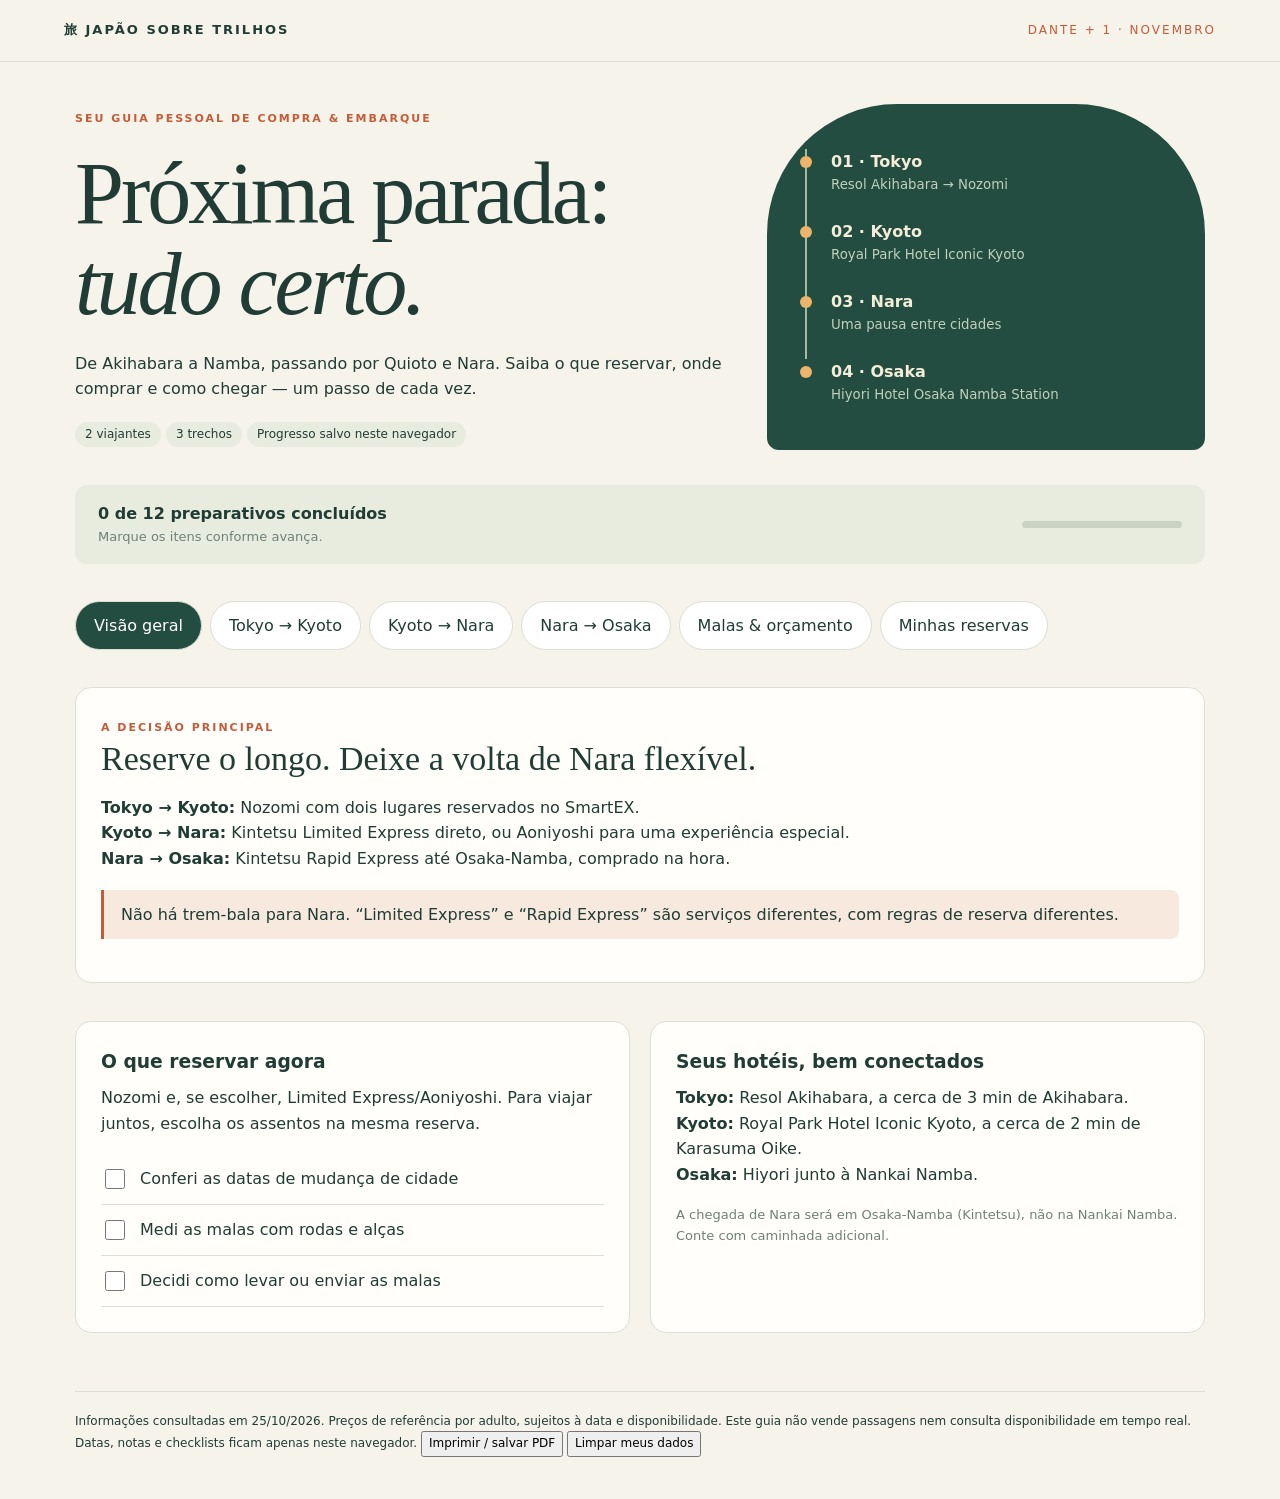
<file: Japan/guia-trens-japao.html>
<!doctype html><html lang="pt-BR"><meta charset="utf-8"><meta name="viewport" content="width=device-width,initial-scale=1"><title>Japão sobre trilhos · Dante</title><style>
:root{--bg:#f6f3eb;--ink:#203c35;--green:#234d40;--orange:#c65b38;--line:#dbdfd4}*{box-sizing:border-box}body{margin:0;background:var(--bg);color:var(--ink);font:16px/1.6 system-ui,sans-serif}button,input,select,textarea{font:inherit}button,a,input,select,textarea{accent-color:var(--green)}button{cursor:pointer}header{padding:20px 5%;border-bottom:1px solid var(--line);display:flex;justify-content:space-between;align-items:center}.brand{font-weight:800;letter-spacing:2px;font-size:13px}.tag{font-size:12px;letter-spacing:2px;color:var(--orange)}main{max-width:1180px;margin:auto;padding:42px 25px}h1{font:clamp(46px,7vw,88px)/1.03 Georgia,serif;letter-spacing:-3px;max-width:750px;margin:20px 0}h2{font:34px/1.2 Georgia,serif;margin:0 0 15px}h3{margin:0 0 8px}p{margin:8px 0 18px}.hero{display:grid;grid-template-columns:1.5fr 1fr;gap:35px;padding-bottom:35px}.routeart{background:var(--green);border-radius:130px 130px 12px 12px;color:#f4edd9;padding:45px 38px;align-self:center}.stop{border-left:2px solid #a5b8a3;padding:0 0 23px 24px;position:relative}.stop:before{content:'';position:absolute;left:-7px;top:7px;width:12px;height:12px;border-radius:50%;background:#edb56c}.stop:last-child{padding-bottom:0;border-color:transparent}.stop small{display:block;color:#c1d0bc}.bar{display:flex;justify-content:space-between;gap:15px;align-items:center;background:#e8ecdf;padding:16px 23px;border-radius:12px}.progress{width:160px;height:7px;background:#cbd3c4;border-radius:9px;overflow:hidden}.progress i{display:block;background:var(--orange);height:100%;width:0}nav{display:flex;gap:8px;overflow:auto;margin:25px 0;position:sticky;top:0;background:var(--bg);padding:12px 0;z-index:4}nav button,.btn{border:1px solid var(--line);background:white;border-radius:30px;padding:11px 18px;text-decoration:none;color:var(--ink);white-space:nowrap}nav button.active,.primary{background:var(--green);color:white}section{display:none}section.active{display:block}.grid{display:grid;grid-template-columns:1fr 1fr;gap:20px}.card{background:#fffefb;border:1px solid var(--line);border-radius:16px;padding:25px;margin-bottom:18px}.wide{grid-column:1/-1}.eyebrow{font-size:11px;letter-spacing:2px;text-transform:uppercase;color:var(--orange);font-weight:800}.pill{display:inline-block;padding:3px 10px;background:#e8ecdf;border-radius:20px;font-size:12px}.notice{border-left:3px solid var(--orange);padding:12px 17px;background:#f8e9de;border-radius:0 8px 8px 0;margin:18px 0}.step{display:flex;gap:15px;border-bottom:1px solid var(--line);padding:17px 0}.num{background:#e8ecdf;min-width:32px;height:32px;text-align:center;border-radius:50%;font-weight:800}.step p{margin:4px 0;font-size:14px}.check{display:flex;gap:12px;padding:12px 0;border-bottom:1px solid var(--line);cursor:pointer}.check input{width:20px;height:20px;flex-shrink:0}.check:has(input:checked){color:#788579;text-decoration:line-through}input:not([type=checkbox]),select,textarea{width:100%;padding:10px;border:1px solid var(--line);border-radius:8px;background:white;color:var(--ink)}label.field{display:block;font-size:13px;margin:12px 0}details{border-bottom:1px solid var(--line);padding:15px 0}summary{font-weight:650;cursor:pointer}details p{font-size:14px;margin-top:12px}a{color:var(--green)}.links{display:flex;gap:10px;flex-wrap:wrap;margin-top:20px}.seat{border:1px solid var(--line);padding:10px 16px;background:#e8ecdf;border-radius:7px}.seats{display:flex;gap:7px;justify-content:center;margin:20px 0}.gap{width:20px}.chosen{background:var(--green);color:white}.muted{color:#718076;font-size:13px}footer{margin-top:40px;border-top:1px solid var(--line);padding-top:20px;font-size:12px}.budget{font:40px Georgia,serif}button:hover,.btn:hover{filter:brightness(.94)}@media(max-width:700px){.hero,.grid{grid-template-columns:1fr}.routeart{border-radius:20px;padding:25px}.hero{gap:15px}h1{letter-spacing:-2px}.bar{flex-wrap:wrap}main{padding:25px 18px}.card{padding:20px}header{padding:15px 18px}.progress{width:100px}}@media print{section{display:block!important}nav,button,.links{display:none}.hero{display:block}.routeart{display:none}.card{break-inside:avoid}body{font-size:12px}}
</style><header><span class="brand">旅 JAPÃO SOBRE TRILHOS</span><span class="tag">DANTE + 1 · NOVEMBRO</span></header><main><div class="hero"><div><span class="eyebrow">Seu guia pessoal de compra & embarque</span><h1>Próxima parada:<br><em>tudo certo.</em></h1><p>De Akihabara a Namba, passando por Quioto e Nara. Saiba o que reservar, onde comprar e como chegar — um passo de cada vez.</p><span class="pill">2 viajantes</span> <span class="pill">3 trechos</span> <span class="pill">Progresso salvo neste navegador</span></div><div class="routeart"><div class="stop"><strong>01 · Tokyo</strong><small>Resol Akihabara → Nozomi</small></div><div class="stop"><strong>02 · Kyoto</strong><small>Royal Park Hotel Iconic Kyoto</small></div><div class="stop"><strong>03 · Nara</strong><small>Uma pausa entre cidades</small></div><div class="stop"><strong>04 · Osaka</strong><small>Hiyori Hotel Osaka Namba Station</small></div></div></div><div class="bar"><div><strong id="count">0 de 12 preparativos concluídos</strong><div class="muted">Marque os itens conforme avança.</div></div><div class="progress"><i id="fill"></i></div></div><nav id="nav"></nav><div id="panels"></div><footer>Informações consultadas em 25/10/2026. Preços de referência por adulto, sujeitos à data e disponibilidade. Este guia não vende passagens nem consulta disponibilidade em tempo real. Datas, notas e checklists ficam apenas neste navegador. <button id="print">Imprimir / salvar PDF</button> <button id="reset">Limpar meus dados</button></footer></main><script>
const tabs=['Visão geral','Tokyo → Kyoto','Kyoto → Nara','Nara → Osaka','Malas & orçamento','Minhas reservas'];
const sources={smart:'https://smart-ex.jp/en/',kint:'https://www.kintetsu.co.jp/foreign/english/',aoni:'https://www.kintetsu.co.jp/foreign/english/aoniyoshi/'};
let saved={};try{saved=JSON.parse(localStorage.getItem('rail-dante-v1')||'{}')}catch(e){}function persist(){localStorage.setItem('rail-dante-v1',JSON.stringify(saved))}
const link=(url,text)=>`<a class="btn" href="${url}" target="_blank" rel="noopener">${text} ↗</a>`;
const checks=(prefix,arr)=>arr.map((t,i)=>`<label class="check"><input type="checkbox" data-save="${prefix+i}"><span>${t}</span></label>`).join('');
const steps=arr=>arr.map((a,i)=>`<div class="step"><span class="num">${i+1}</span><div><strong>${a[0]}</strong><p>${a[1]}</p></div></div>`).join('');
const map=(from,to)=>link('https://www.google.com/maps/dir/?api=1&origin='+encodeURIComponent(from)+'&destination='+encodeURIComponent(to)+'&travelmode=transit','Abrir rota no Maps');
const sections=[
`<div class="grid"><div class="card wide"><span class="eyebrow">A decisão principal</span><h2>Reserve o longo. Deixe a volta de Nara flexível.</h2><p><strong>Tokyo → Kyoto:</strong> Nozomi com dois lugares reservados no SmartEX.<br><strong>Kyoto → Nara:</strong> Kintetsu Limited Express direto, ou Aoniyoshi para uma experiência especial.<br><strong>Nara → Osaka:</strong> Kintetsu Rapid Express até Osaka-Namba, comprado na hora.</p><div class="notice">Não há trem-bala para Nara. “Limited Express” e “Rapid Express” são serviços diferentes, com regras de reserva diferentes.</div></div><div class="card"><h3>O que reservar agora</h3><p>Nozomi e, se escolher, Limited Express/Aoniyoshi. Para viajar juntos, escolha os assentos na mesma reserva.</p>${checks('g',['Conferi as datas de mudança de cidade','Medi as malas com rodas e alças','Decidi como levar ou enviar as malas'])}</div><div class="card"><h3>Seus hotéis, bem conectados</h3><p><strong>Tokyo:</strong> Resol Akihabara, a cerca de 3 min de Akihabara.<br><strong>Kyoto:</strong> Royal Park Hotel Iconic Kyoto, a cerca de 2 min de Karasuma Oike.<br><strong>Osaka:</strong> Hiyori junto à Nankai Namba.</p><p class="muted">A chegada de Nara será em Osaka-Namba (Kintetsu), não na Nankai Namba. Conte com caminhada adicional.</p></div></div>`,
`<div class="grid"><div class="card"><span class="eyebrow">01 · A reserva principal</span><h2>Tokyo → Kyoto</h2><p><span class="pill">Nozomi</span> <span class="pill">≈ 2h10–2h20</span></p><p>Classe <strong>Ordinary Car · Reserved Seat</strong>. Referência: <strong>¥13.970 por pessoa</strong> em período normal; confirme o total na data escolhida.</p>${steps([['Abra o SmartEX e crie a conta','Cadastre o cartão. Se a autenticação do banco falhar, confira o 3D Secure ou tente outro cartão.'],['Busque Tokyo → Kyoto','Selecione One-way, data, horário do Japão e 2 adultos. Não compre até Shin-Osaka.'],['Escolha Nozomi e assentos reservados','Compare tarifa comum e Hayatoku, quando disponível. Leia alterações e cancelamento da oferta antes de pagar.'],['Selecione os dois lugares','D + E na mesma fileira formam a dupla na classe comum. E é a janela do lado do Monte Fuji. Se precisar de espaço para mala grande, selecione essa modalidade antes.'],['Revise e pague','Confira data, estação, passageiros, trem, lugares, bagagem e total em ienes. SmartEX já inclui tarifa básica + suplemento do Shinkansen.'],['Prepare o embarque','Abra os QR tickets: cada passageiro precisa do seu. Distribua os códigos e guarde a confirmação. Se usar IC vinculado, cada pessoa precisa do próprio cartão.']])}<div class="links">${link(sources.smart,'Comprar no SmartEX')}</div></div><div><div class="card"><h3>Do hotel à plataforma</h3><p>Resol → caminhada até <strong>Akihabara</strong> → JR Yamanote ou Keihin-Tohoku, sentido Tokyo/Shinagawa → <strong>Tokyo Station</strong> → placas “Tokaido Shinkansen”.</p><div class="notice">Saia do hotel cerca de <strong>50–60 min antes</strong> do Nozomi. É uma margem de planejamento para malas, espera e orientação, não o tempo do trem local.</div>${map('Hotel Resol Akihabara','Tokyo Station')}<h3 style="margin-top:25px">Na chegada a Quioto</h3><p>Kyoto Station → metrô Karasuma sentido <strong>Kokusaikaikan</strong> → <strong>Karasuma Oike</strong> → hotel. A saída 1 fica próxima; com malas, siga a sinalização dos elevadores.</p>${map('Kyoto Station','The Royal Park Hotel Iconic Kyoto')}</div><div class="card"><h3>A dupla ideal</h3><div class="seats"><span class="seat">A</span><span class="seat">B</span><span class="seat">C</span><span class="gap"></span><span class="seat chosen">D</span><span class="seat chosen">E</span></div><p class="muted">Diagrama ilustrativo da classe comum. E = janela do Fuji. Escolha viagem diurna; a visibilidade depende do clima.</p>${checks('t',['Confirmei Tokyo → Kyoto e a data','Reservei dois lugares juntos e a bagagem correta','Guardei os dois QR tickets e o número da reserva'])}</div><div class="card"><details><summary>E se eu precisar mudar?</summary><p>A tarifa comum permite alterações antes de entrar na área do Shinkansen ou retirar bilhete, e antes da partida, conforme as regras do serviço. Diferenças de tarifa são cobradas. Cancelamento e promoções têm condições próprias. Faça a alteração antes do horário original.</p></details><details><summary>Suica paga esse trem automaticamente?</summary><p>Não basta ter saldo. O bilhete do Shinkansen precisa ser comprado; é possível vincular um cartão IC compatível à reserva. Para uma viagem, usar os QR tickets costuma ser simples.</p></details></div></div></div>`,
`<div class="grid"><div class="card"><span class="eyebrow">02 · Para o parque dos cervos</span><h2>Kyoto → Kintetsu-Nara</h2><p><strong>Limited Express direto · cerca de 35 min · ¥1.280/adulto</strong>, como referência: ¥760 de tarifa básica + ¥520 de suplemento.</p>${steps([['Vá de Karasuma Oike a Kyoto Station','Metrô Karasuma sentido Takeda. Em Kyoto, siga para a área da Kintetsu, separada do Shinkansen e dos trens JR.'],['Escolha o horário e a modalidade','No site Kintetsu, busque Kyoto → Kintetsu-Nara. Prefira serviço direto; alguns resultados exigem troca em Yamato-Saidaiji.'],['Reserve o Limited Express','Todos os assentos são reservados. Na compra online, confira se o valor é apenas o suplemento.'],['Pague também a tarifa básica','Use Suica/ICOCA compatível nas catracas ou compre o bilhete básico. Tenha a confirmação do suplemento para comprovar seu trem e lugar.']])}<div class="links">${link(sources.kint,'Abrir Kintetsu')}</div>${checks('k',['Escolhi serviço direto e horário','Conferi se comprei suplemento ou passagem completa','Planejei o pagamento da tarifa básica'])}</div><div><div class="card"><span class="eyebrow">Uma pequena experiência especial</span><h3>Aoniyoshi</h3><p>Trem turístico com poltronas Twin e ambiente elegante. Para dois viajantes usando a dupla: <strong>¥1.490 por pessoa no total</strong> entre Kyoto e Kintetsu-Nara.</p><p>Horários publicados de saída de Kyoto: <strong>10:55, 12:55 e 14:55</strong>, além de uma saída no fim da tarde. Confirme a data e disponibilidade no site. Normalmente não circula às quintas.</p><div class="notice">Não é trem-bala. O atrativo é o conforto e o ambiente; reserve se o horário combinar com o passeio.</div>${link(sources.aoni,'Conhecer e reservar Aoniyoshi')}</div><div class="card"><h3>Por que Kintetsu-Nara?</h3><p>É mais conveniente para começar o passeio na região do parque do que JR Nara. São estações diferentes: use o nome completo na busca.</p>${map('The Royal Park Hotel Iconic Kyoto','Kintetsu-Nara Station')}</div></div></div>`,
`<div class="grid"><div class="card"><span class="eyebrow">03 · Chegada a Namba</span><h2>Nara → Osaka</h2><p><strong>Kintetsu Rapid Express → Osaka-Namba</strong><br>Aproximadamente 40 min · referência ¥680/adulto.</p>${steps([['Volte para Kintetsu-Nara','Se deixou bagagem em locker, reserve tempo para buscá-la antes.'],['Procure Rapid Express com parada em Osaka-Namba','O destino final do trem pode ser além de Namba. Confira no painel se ele para em Osaka-Namba. Rapid Express comum não exige reserva de lugar.'],['Use Suica/ICOCA ou bilhete básico','Não precisa comprar suplemento de Limited Express para o Rapid Express comum. Vocês podem viajar em pé se estiver cheio.'],['Desça em Osaka-Namba e caminhe até o Hiyori','Siga em direção à área da Nankai Namba e ao endereço do seu prédio: MOMIJI ou SAKURA. Reserve aproximadamente 10–15 min de caminhada, conforme a saída.']])}<div class="links">${map('Kintetsu-Nara Station','Hiyori Hotel Osaka Namba Station')}</div>${checks('o',['Separei saldo ou bilhete para Namba','Conferi o prédio do Hiyori na reserva','Salvei a rota de Osaka-Namba até o hotel'])}</div><div><div class="card"><h3>Três nomes, lugares diferentes</h3><p><strong>Osaka-Namba:</strong> sua chegada com a Kintetsu.<br><strong>Nankai Namba:</strong> fica junto ao Hiyori.<br><strong>Osaka Station:</strong> fica em Umeda, outra região.</p><div class="notice">Para este hotel, escolha <strong>Osaka-Namba</strong> na viagem saindo de Nara.</div></div><div class="card"><h3>Precisa reservar?</h3><p>Para o Rapid Express comum, não. Eu manteria a saída flexível. Se quiser lugar garantido, verifique um Limited Express disponível para seu horário; aí há suplemento e reserva específicos.</p></div></div></div>`,
`<div class="grid"><div class="card"><span class="eyebrow">Antes de reservar o Nozomi</span><h2>Sua mala precisa de espaço?</h2><p>Informe as medidas externas em centímetros, incluindo rodas e alças.</p><div class="grid">${['Altura','Largura','Profundidade'].map((x,i)=>`<label class="field">${x}<input id="bag${i}" type="number" min="0" max="300" placeholder="cm"></label>`).join('')}</div><div class="notice" id="bagresult" aria-live="polite">Preencha as três medidas para conferir.</div><p class="muted">No Shinkansen: até 160 cm de soma não exige reserva especial. Acima de 160 até 250 cm, reserve “Seat with oversized baggage area”, sem acréscimo sobre o assento reservado. Acima de 250 cm, ou comprimento superior a 200 cm, não embarca. Limite de peso: 30 kg por peça; até 2 peças, além de pequenos itens pessoais.</p><a href="https://global.jr-central.co.jp/en/info/oversized-baggage/" target="_blank" rel="noopener">Regras oficiais de bagagem ↗</a></div><div class="card"><h2>Passeio sem malas</h2><p>Para Kyoto → Nara → Osaka, combine envio de bagagem com os hotéis. <strong>Não conte com entrega no mesmo dia</strong> sem confirmação: pode ser necessário despachar no dia anterior.</p><p>Leve uma mochila com documentos, remédios, carregadores e uma troca de roupa. Como alternativa, use guarda-volumes em Nara; lockers grandes podem estar ocupados.</p><p class="muted">Pergunta útil na recepção: “Could you arrange luggage delivery to Hiyori Hotel Osaka Namba Station and confirm the arrival date?”</p></div><div class="card wide"><span class="eyebrow">Simulador · valores editáveis</span><h2>Quanto separar para os trens</h2><p>Estimativa para os trechos principais; metrô, acesso a Tokyo Station, envio de malas e taxas do cartão ficam fora.</p><div class="grid"><label class="field">Tokyo → Kyoto · ¥ por pessoa<input type="number" id="fare" data-save="fare" value="13970" min="0"></label><label class="field">Kyoto → Nara<select id="narafare" data-save="narafare"><option value="1280">Limited Express · ¥1.280</option><option value="1490">Aoniyoshi · ¥1.490</option></select></label><label class="field">Pessoas<input id="people" data-save="people" type="number" min="1" max="10" value="2"></label><label class="field">Câmbio manual · ¥ para €1<input id="rate" data-save="rate" type="number" min="1" value="170"></label></div><div class="budget" id="total" aria-live="polite"></div><p class="muted">Inclui ¥680/pessoa para Nara → Osaka-Namba. Câmbio inicial apenas ilustrativo, não cotação atual. Atualize com a taxa do seu cartão.</p></div></div>`,
`<div class="grid"><div class="card"><h2>Seu caderno de reservas</h2><p>Preencha depois de conferir a confirmação oficial. Estes dados não compram nem alteram bilhetes.</p>${['Tokyo → Kyoto','Kyoto → Nara','Nara → Osaka'].map((x,i)=>`<details ${i===0?'open':''}><summary>${x}</summary><label class="field">Data<input type="date" data-save="date${i}"></label><label class="field">Horário local do Japão<input type="time" data-save="time${i}"></label><label class="field">Trem, vagão e lugares<input data-save="train${i}" placeholder="Ex.: Nozomi, vagão…, D/E"></label><label class="field">Número da reserva<input data-save="ref${i}" placeholder="Opcional"></label><label class="field">Notas<textarea data-save="notes${i}" rows="3" placeholder="Bagagem, tarifa, lembretes…"></textarea></label></details>`).join('')}</div><div><div class="card"><h3>Última conferência antes de pagar</h3><p>✓ Dia e horário no Japão<br>✓ Estações com nomes exatos<br>✓ Dois adultos e assentos juntos<br>✓ Regra da mala e espaço reservado<br>✓ Tarifa básica + suplemento incluídos ou separados<br>✓ Total em ienes e regras da oferta<br>✓ Confirmação e bilhete de cada pessoa</p></div><div class="card"><h3>Fontes e links oficiais</h3><p>Consulte os horários e preços finais nos operadores.</p><p><a target="_blank" rel="noopener" href="${sources.smart}">SmartEX · compra do Shinkansen</a><br><a target="_blank" rel="noopener" href="${sources.kint}">Kintetsu · Kyoto, Nara e Namba</a><br><a target="_blank" rel="noopener" href="${sources.aoni}">Aoniyoshi · horários e tarifas</a><br><a target="_blank" rel="noopener" href="https://narashikanko.or.jp/en/access/">Turismo de Nara · acesso</a><br><a target="_blank" rel="noopener" href="https://www.resol-hotel.jp/akihabara/access/">Resol Akihabara · acesso</a><br><a target="_blank" rel="noopener" href="https://www.royalparkhotels.co.jp/en/ic/kyoto/about/access/">Royal Park Iconic Kyoto · acesso</a><br><a target="_blank" rel="noopener" href="https://namba.hiyori-hotel.jp/lang_en/">Hiyori Namba · acesso</a></p></div></div></div>`];
document.querySelector('#nav').innerHTML=tabs.map((x,i)=>`<button type="button" data-tab="${i}" aria-pressed="${i===0}">${x}</button>`).join('');document.querySelector('#panels').innerHTML=sections.map((x,i)=>`<section id="panel${i}" class="${i===0?'active':''}" aria-label="${tabs[i]}">${x}</section>`).join('');function tab(i){document.querySelectorAll('section').forEach((e,n)=>e.classList.toggle('active',n===i));document.querySelectorAll('[data-tab]').forEach((e,n)=>{e.classList.toggle('active',n===i);e.setAttribute('aria-pressed',n===i)});saved.tab=i;persist()}document.querySelectorAll('[data-tab]').forEach(e=>e.onclick=()=>tab(+e.dataset.tab));document.querySelectorAll('[data-save]').forEach(e=>{const k=e.dataset.save;if(saved[k]!==undefined){if(e.type==='checkbox')e.checked=saved[k];else e.value=saved[k]}e.addEventListener('input',()=>{saved[k]=e.type==='checkbox'?e.checked:e.value;persist();update()})});function update(){const boxes=[...document.querySelectorAll('input[type=checkbox]')],n=boxes.filter(e=>e.checked).length;document.querySelector('#count').textContent=`${n} de ${boxes.length} preparativos concluídos`;document.querySelector('#fill').style.width=(n/boxes.length*100)+'%';let t=(Number(document.querySelector('#fare').value)+Number(document.querySelector('#narafare').value)+680)*Number(document.querySelector('#people').value),r=Number(document.querySelector('#rate').value);document.querySelector('#total').textContent='¥'+t.toLocaleString('pt-BR')+(r>0?' ≈ €'+(t/r).toLocaleString('pt-BR',{maximumFractionDigits:2}):'')}
[0,1,2].forEach(i=>document.querySelector('#bag'+i).oninput=()=>{let vals=[0,1,2].map(j=>Number(document.querySelector('#bag'+j).value));let sum=vals.reduce((a,b)=>a+b,0);document.querySelector('#bagresult').textContent=vals.some(v=>v<=0)?'Preencha as três medidas com valores maiores que zero.':`${sum} cm no total. `+(sum>250||Math.max(...vals)>200?'Não pode embarcar no Shinkansen com estas dimensões.':sum>160?'Reserve assento com espaço para bagagem grande.':'Não exige reserva especial de bagagem; confira peso e acomodação.');});document.querySelector('#print').onclick=()=>window.print();document.querySelector('#reset').onclick=()=>{if(confirm('Apagar checklists, notas e reservas deste navegador?')){localStorage.removeItem('rail-dante-v1');location.reload()}};tab(Number(saved.tab)||0);update();
</script></html>
</file>
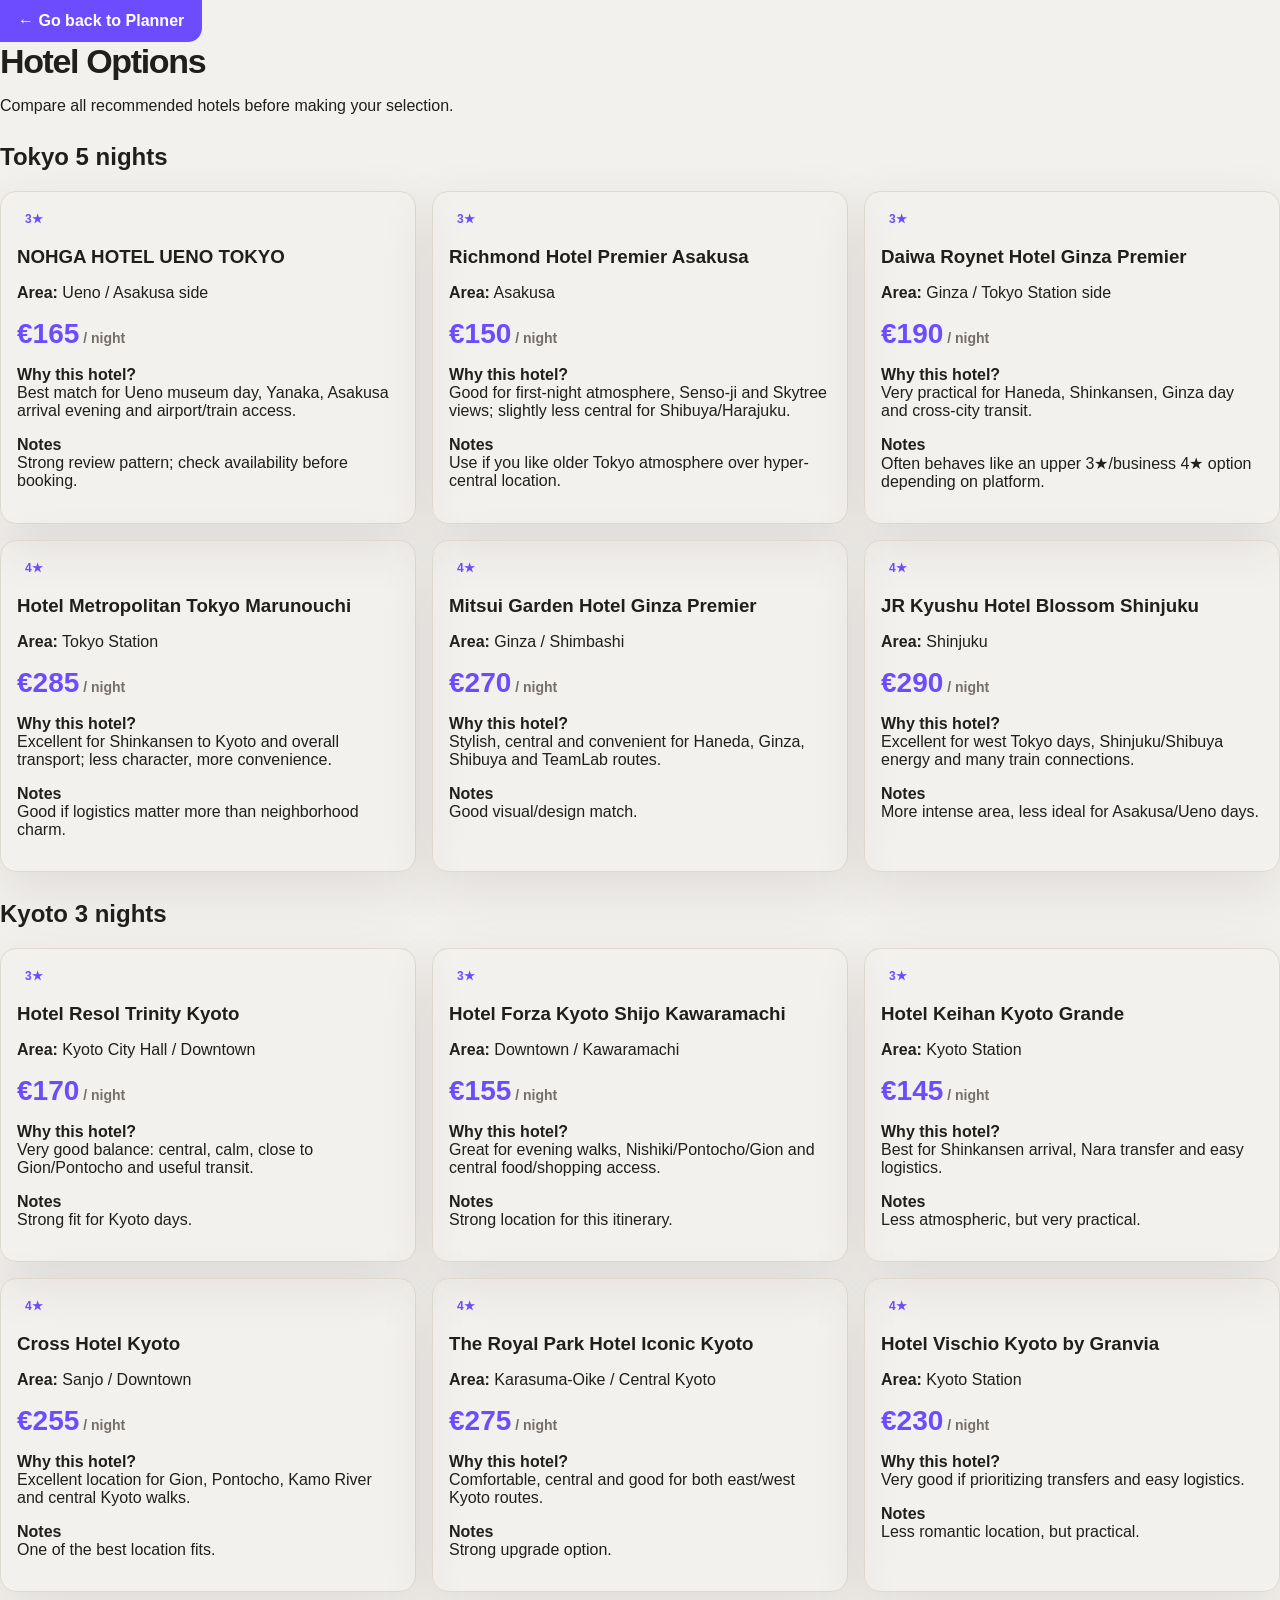
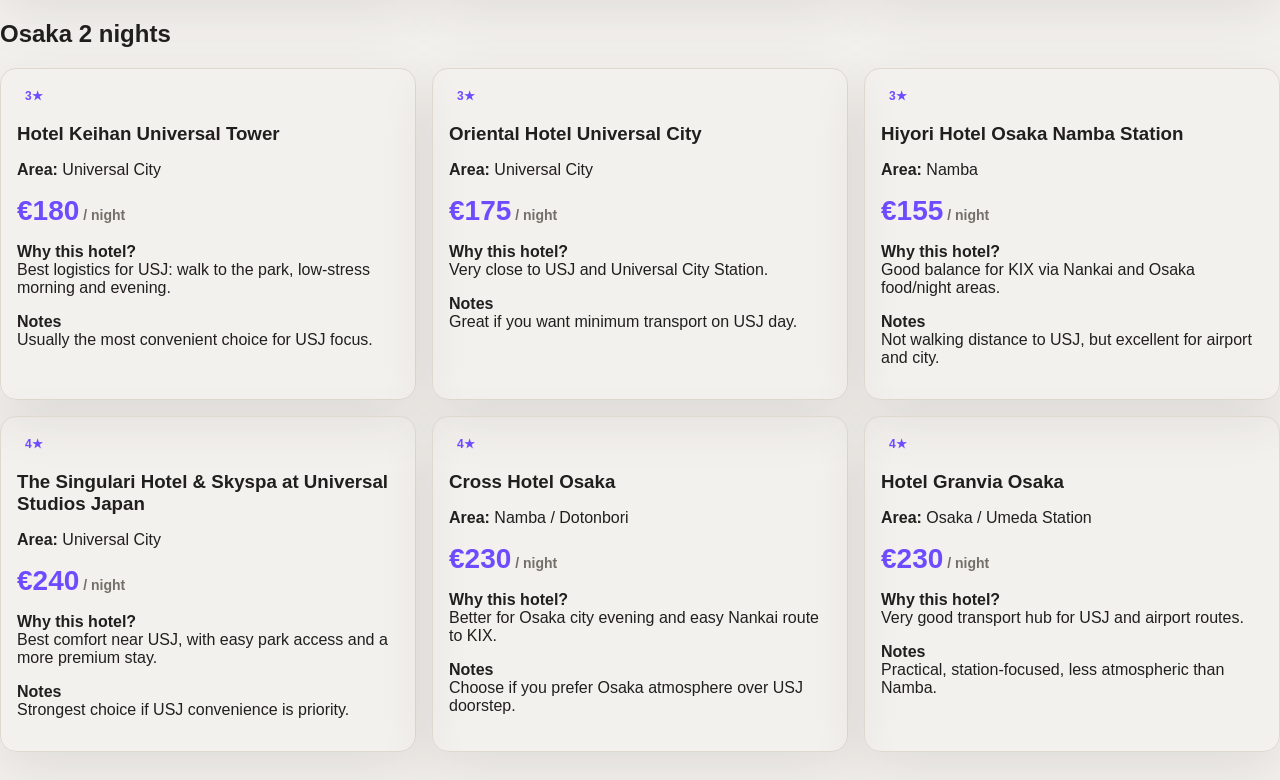
<file: Japan/hotels.html>
<!DOCTYPE html><html><head><meta charset="utf-8"><meta name="viewport" content="width=device-width,initial-scale=1"><title>Hotel Options</title><style>:root{
  --bg:#f3f1ee;--surface:#fffdfa;--surface-2:#f8f6f2;--text:#211f1d;
  --muted:#746f69;--line:#ded8cf;--accent:#6d4cff;--accent-soft:#eee9ff;
  --shadow:0 18px 55px rgba(45,35,25,.10);--radius:24px;
}
*{box-sizing:border-box}
html{scroll-behavior:smooth}
body{margin:0;font-family:Inter,-apple-system,BlinkMacSystemFont,"Segoe UI",sans-serif;background:var(--bg);color:var(--text)}
button{font:inherit}
.app-header{position:sticky;top:0;z-index:20;background:rgba(243,241,238,.88);backdrop-filter:blur(18px);border-bottom:1px solid rgba(222,216,207,.8)}
.header-inner,.app-shell{width:min(1180px,calc(100% - 32px));margin:auto}
.header-inner{min-height:88px;display:flex;align-items:center;justify-content:space-between;gap:20px}
.eyebrow{margin:0 0 3px;color:var(--accent);font-weight:900;font-size:12px;letter-spacing:.12em}
h1{margin:0;font-size:clamp(22px,4vw,34px);letter-spacing:-.04em}
.header-meta{margin:4px 0 0;color:var(--muted);font-size:13px}
.icon-button,.day-controls button{border:1px solid var(--line);background:var(--surface);border-radius:999px;padding:10px 14px;font-weight:800;cursor:pointer}
.icon-button:hover,.day-controls button:hover{border-color:var(--accent);color:var(--accent)}
.app-shell{padding:22px 0 48px}
.date-panel{background:var(--surface);border:1px solid var(--line);border-radius:var(--radius);box-shadow:var(--shadow);padding:18px;margin-bottom:18px}
.date-groups{display:flex;gap:22px;overflow-x:auto;padding-bottom:4px;scrollbar-width:thin}
.city-group{flex:0 0 auto}
.city-label{margin:0 0 9px;font-size:11px;font-weight:900;color:var(--muted);letter-spacing:.12em}
.city-dates{display:flex;gap:8px}
.date-button{width:68px;height:68px;border:1px solid var(--line);border-radius:18px;background:var(--surface-2);cursor:pointer;display:grid;place-items:center;transition:.2s ease}
.date-button:hover{transform:translateY(-2px);border-color:var(--accent)}
.date-button.active{background:var(--accent);color:white;border-color:var(--accent);box-shadow:0 10px 24px rgba(109,76,255,.28)}
.date-button .date-number{display:block;font-size:22px;font-weight:950;line-height:1}
.date-button .date-weekday{display:block;font-size:10px;text-transform:uppercase;margin-top:5px;opacity:.75;font-weight:800}
.day-view{animation:fadeIn .28s ease}
.day-hero{position:relative;min-height:420px;border-radius:30px;overflow:hidden;box-shadow:var(--shadow);background:#2a2540;margin-bottom:18px}
.day-hero img{width:100%;height:100%;position:absolute;inset:0;object-fit:cover}
.day-hero::after{content:"";position:absolute;inset:0;background:linear-gradient(90deg,rgba(15,12,23,.86),rgba(15,12,23,.30) 64%,rgba(15,12,23,.12))}
.hero-content{position:relative;z-index:1;max-width:680px;padding:clamp(28px,6vw,58px);color:white}
.hero-date{font-size:13px;font-weight:900;letter-spacing:.12em;text-transform:uppercase;opacity:.82}
.hero-city{display:inline-block;margin:18px 0 8px;background:rgba(255,255,255,.18);border:1px solid rgba(255,255,255,.28);border-radius:999px;padding:7px 11px;font-size:12px;font-weight:900}
.hero-content h2{font-size:clamp(32px,6vw,58px);line-height:.98;letter-spacing:-.055em;margin:8px 0 18px}
.hero-summary{font-size:16px;line-height:1.55;color:rgba(255,255,255,.84)}
.day-stats{display:grid;grid-template-columns:repeat(4,minmax(0,1fr));gap:10px;margin-top:24px}
.stat{background:rgba(255,255,255,.13);border:1px solid rgba(255,255,255,.2);border-radius:16px;padding:12px}
.stat span{display:block;font-size:10px;text-transform:uppercase;letter-spacing:.08em;opacity:.7}
.stat b{display:block;font-size:18px;margin-top:4px}
.section-title{display:flex;justify-content:space-between;align-items:end;margin:24px 2px 12px}
.section-title h3{margin:0;font-size:22px;letter-spacing:-.03em}.section-title span{color:var(--muted);font-size:13px}
.activity-list{display:grid;gap:14px}
.activity-card{display:grid;grid-template-columns:220px 1fr;background:var(--surface);border:1px solid var(--line);border-radius:22px;overflow:hidden;box-shadow:0 8px 28px rgba(45,35,25,.06)}
.activity-card img{width:100%;height:100%;min-height:210px;object-fit:cover;background:#ddd}
.activity-content{padding:20px}
.activity-top{display:flex;justify-content:space-between;gap:16px;align-items:start}
.activity-time{font-size:12px;font-weight:950;color:var(--accent);letter-spacing:.05em}
.activity-content h4{font-size:22px;letter-spacing:-.03em;margin:5px 0 9px}
.activity-content p{margin:0;color:var(--muted);line-height:1.55;font-size:14px}
.core-badge{font-size:10px;font-weight:900;background:var(--accent-soft);color:var(--accent);padding:6px 8px;border-radius:999px;white-space:nowrap}
.meta-row{display:flex;gap:7px;flex-wrap:wrap;margin-top:14px}.meta-row span{font-size:11px;background:var(--surface-2);border:1px solid var(--line);padding:6px 8px;border-radius:999px}
.tip,.transport{margin-top:12px;padding:12px;border-radius:14px;background:var(--surface-2);font-size:13px;line-height:1.5}.tip b,.transport b{color:var(--text)}
.day-controls{display:grid;grid-template-columns:1fr auto 1fr;align-items:center;gap:12px;margin-top:20px}.day-controls button:last-child{justify-self:end}.day-position{font-size:12px;color:var(--muted);font-weight:800}
@keyframes fadeIn{from{opacity:.25;transform:translateY(6px)}to{opacity:1;transform:none}}
@media(max-width:760px){
  .header-inner{min-height:78px}.icon-button{display:none}.app-shell{padding-top:14px}
  .date-panel{padding:14px;border-radius:20px}.date-groups{gap:18px}.date-button{width:60px;height:62px;border-radius:16px}
  .day-hero{min-height:500px;border-radius:24px}.day-hero::after{background:linear-gradient(0deg,rgba(15,12,23,.92),rgba(15,12,23,.22) 75%)}
  .hero-content{position:absolute;left:0;right:0;bottom:0;padding:24px}.day-stats{grid-template-columns:repeat(2,1fr)}
  .activity-card{grid-template-columns:1fr}.activity-card img{height:210px}.activity-content{padding:17px}.activity-content h4{font-size:20px}
  .day-controls{grid-template-columns:1fr 1fr}.day-position{display:none}
}

.activity-list{position:relative;padding-left:28px}
.activity-list:before{content:'';position:absolute;left:12px;top:0;bottom:0;width:3px;background:linear-gradient(var(--accent),#d7d0ff);border-radius:3px}
.activity-card{position:relative;transition:transform .25s,box-shadow .25s}
.activity-card:hover{transform:translateY(-4px);box-shadow:0 20px 45px rgba(0,0,0,.12)}
.activity-card:before{content:'';position:absolute;left:-23px;top:34px;width:14px;height:14px;border-radius:50%;background:var(--accent);box-shadow:0 0 0 6px var(--accent-soft)}




/* Sprint 6 fixes */


.day-hero{
  min-height:300px;
}

.day-hero img{
  height:300px;
}

.hero-content{
  padding:22px 32px;
  max-width:760px;
}

.hero-city{margin:10px 0 6px}
.hero-content h2{
  font-size:clamp(28px,4vw,46px);
  margin:6px 0 12px;
}
.hero-summary{
  font-size:15px;
  line-height:1.45;
}
.day-stats{
  margin-top:16px;
}

@media(max-width:760px){
  .date-panel{
    top:78px;
  }
  .day-hero{
    min-height:360px;
  }
  .day-hero img{
    height:360px;
  }
}


/* Sprint 7 */
.app-header{
  position:sticky;
  top:0;
  z-index:1000;
}

.date-panel{
  position:sticky;
  top:89px;
  z-index:999;
  background:rgba(255,253,250,.98);
  backdrop-filter:blur(18px);
  border-radius:0 0 24px 24px;
}

.app-shell{
  overflow:visible;
}

.day-hero{
  min-height:260px;
}
.day-hero img{
  height:260px;
}
.hero-content{
  padding:18px 28px;
}
.hero-content h2{
  font-size:clamp(26px,3.8vw,42px);
  margin:4px 0 8px;
}
.hero-summary{
  margin:0;
}
.day-stats{
  margin-top:12px;
}

@media(max-width:760px){
  .date-panel{top:78px;}
  .day-hero,.day-hero img{height:320px;min-height:320px;}
  .hero-content{padding:18px;}
}


/* Sprint 8 */
.activity-card{cursor:pointer}
.activity-details{
 max-height:0;
 overflow:hidden;
 transition:max-height .35s ease,padding .35s ease;
 padding:0 20px;
}
.activity-card.expanded{
 border-color:var(--accent);
 box-shadow:0 18px 42px rgba(109,76,255,.18);
}
.activity-card.expanded .activity-details{
 max-height:800px;
 padding:0 20px 20px;
}
.activity-card .activity-top:after{
 content:"▾";
 margin-left:auto;
 color:var(--accent);
 font-size:18px;
 transition:transform .25s;
}
.activity-card.expanded .activity-top:after{
 transform:rotate(180deg);
}


/* Sprint 10 - polished navigation */
.date-button{
 transition:transform .22s ease, box-shadow .22s ease, background .22s ease;
}
.date-button:hover{
 box-shadow:0 12px 28px rgba(109,76,255,.18);
}
.date-button.active{
 transform:translateY(-3px) scale(1.04);
}
.day-controls{
 position:sticky;
 bottom:16px;
 background:rgba(255,253,250,.92);
 backdrop-filter:blur(14px);
 padding:10px 14px;
 border:1px solid var(--line);
 border-radius:999px;
 box-shadow:var(--shadow);
}
.activity-card{
 scroll-margin-top:180px;
}


/* Sprint11 */
.period-title{margin:28px 0 12px;font-size:14px;font-weight:900;letter-spacing:.12em;color:var(--accent);text-transform:uppercase;border-top:1px solid var(--line);padding-top:16px}
.maps-btn{display:inline-flex;margin-top:12px;padding:8px 12px;border-radius:999px;background:var(--accent);color:#fff;text-decoration:none;font-weight:700;font-size:13px}
.booking-badge{display:inline-block;margin-left:8px;background:#ffe7a8;color:#5d4600;padding:4px 8px;border-radius:999px;font-size:10px;font-weight:800}

/* Sprint 12 — working budget, hotel and reservation tools */
.planner-tools{display:grid;grid-template-columns:repeat(3,minmax(0,1fr));gap:14px;margin:18px 0 26px}
.tool-card{background:var(--surface);border:1px solid var(--line);border-radius:20px;box-shadow:0 8px 28px rgba(45,35,25,.06);padding:18px;min-width:0}
.tool-heading,.tool-card summary{display:flex;align-items:center;justify-content:space-between;gap:12px;font-weight:900;cursor:pointer;list-style:none}
.tool-card summary::-webkit-details-marker{display:none}.tool-card summary:after{content:'+';color:var(--accent);font-size:20px}.tool-card[open] summary:after{content:'−'}
.tool-heading span,.tool-card summary span{font-size:15px}.tool-heading b,.tool-card summary b{font-size:12px;color:var(--accent)}
.budget-card p{margin:10px 0 12px;color:var(--muted);font-size:13px}.budget-card small{display:block;margin-top:9px;color:var(--muted)}
.budget-progress{height:8px;background:var(--accent-soft);border-radius:999px;overflow:hidden}.budget-progress span{display:block;height:100%;background:var(--accent);border-radius:inherit}
.tool-body{padding-top:16px}.hotel-form{display:grid;gap:10px}.hotel-form label{display:grid;gap:5px;font-size:11px;font-weight:800;color:var(--muted)}
.hotel-form input{width:100%;border:1px solid var(--line);background:var(--surface-2);border-radius:11px;padding:10px;color:var(--text);font:inherit}
.hotel-form input:focus{outline:2px solid var(--accent-soft);border-color:var(--accent)}
.hotel-actions{display:flex;align-items:center;gap:9px;flex-wrap:wrap}.hotel-actions button,.hotel-actions a{border:0;border-radius:999px;padding:9px 12px;background:var(--accent);color:white;text-decoration:none;font-weight:800;font-size:12px;cursor:pointer}.hotel-actions a{background:var(--accent-soft);color:var(--accent)}
.reservation-list{display:grid;gap:6px}.reservation-row{display:flex;align-items:flex-start;gap:10px;padding:10px;border:1px solid var(--line);border-radius:13px;background:var(--surface-2);cursor:pointer}.reservation-row input{margin-top:3px;accent-color:var(--accent)}.reservation-row span{display:grid;gap:3px}.reservation-row b{font-size:12px}.reservation-row small{font-size:11px;color:var(--muted)}.empty-state{margin:0;color:var(--muted);font-size:13px}
.activity-details{max-height:0;overflow:hidden;transition:max-height .35s ease,padding .35s ease}.activity-card.expanded .activity-details{max-height:700px;padding-top:2px}
.maps-btn{position:relative;z-index:2}
@media(max-width:900px){.planner-tools{grid-template-columns:1fr 1fr}.budget-card{grid-column:1/-1}}
@media(max-width:620px){.planner-tools{grid-template-columns:1fr}.budget-card{grid-column:auto}.tool-card{padding:15px}.day-controls{bottom:10px}}



.back{position:sticky;top:0;z-index:100;display:inline-flex;align-items:center;gap:8px;background:var(--accent);color:#fff;padding:12px 18px;border-radius:0 0 14px 0;text-decoration:none;font-weight:700;margin:0} .wrap{max-width:1320px} .city{margin:28px 0} .grid{display:grid;grid-template-columns:repeat(auto-fit,minmax(320px,1fr));gap:16px} .hotelCard{background:var(--card);border:1px solid var(--line);border-radius:16px;box-shadow:var(--shadow);padding:16px} .price{font-size:28px;font-weight:900;color:var(--accent)} .badge{display:inline-block;background:var(--accent2);color:var(--accent);padding:4px 8px;border-radius:999px;font-size:12px;font-weight:800;margin-bottom:8px} h3{margin:8px 0}</style></head><body><a class="back" href="japan.html">← Go back to Planner</a><div class="wrap"><h1>Hotel Options</h1><p class="muted">Compare all recommended hotels before making your selection.</p><section class="city"><h2>Tokyo <span class="tag">5 nights</span></h2><div class="grid"><div class="hotelCard">
<div class="badge">3★</div>
<h3>NOHGA HOTEL UENO TOKYO</h3>
<p><b>Area:</b> Ueno / Asakusa side</p>
<div class="price">€165<span style="font-size:14px;font-weight:600;color:var(--muted)"> / night</span></div>
<p><b>Why this hotel?</b><br>Best match for Ueno museum day, Yanaka, Asakusa arrival evening and airport/train access.</p>
<p><b>Notes</b><br>Strong review pattern; check availability before booking.</p>
</div><div class="hotelCard">
<div class="badge">3★</div>
<h3>Richmond Hotel Premier Asakusa</h3>
<p><b>Area:</b> Asakusa</p>
<div class="price">€150<span style="font-size:14px;font-weight:600;color:var(--muted)"> / night</span></div>
<p><b>Why this hotel?</b><br>Good for first-night atmosphere, Senso-ji and Skytree views; slightly less central for Shibuya/Harajuku.</p>
<p><b>Notes</b><br>Use if you like older Tokyo atmosphere over hyper-central location.</p>
</div><div class="hotelCard">
<div class="badge">3★</div>
<h3>Daiwa Roynet Hotel Ginza Premier</h3>
<p><b>Area:</b> Ginza / Tokyo Station side</p>
<div class="price">€190<span style="font-size:14px;font-weight:600;color:var(--muted)"> / night</span></div>
<p><b>Why this hotel?</b><br>Very practical for Haneda, Shinkansen, Ginza day and cross-city transit.</p>
<p><b>Notes</b><br>Often behaves like an upper 3★/business 4★ option depending on platform.</p>
</div><div class="hotelCard">
<div class="badge">4★</div>
<h3>Hotel Metropolitan Tokyo Marunouchi</h3>
<p><b>Area:</b> Tokyo Station</p>
<div class="price">€285<span style="font-size:14px;font-weight:600;color:var(--muted)"> / night</span></div>
<p><b>Why this hotel?</b><br>Excellent for Shinkansen to Kyoto and overall transport; less character, more convenience.</p>
<p><b>Notes</b><br>Good if logistics matter more than neighborhood charm.</p>
</div><div class="hotelCard">
<div class="badge">4★</div>
<h3>Mitsui Garden Hotel Ginza Premier</h3>
<p><b>Area:</b> Ginza / Shimbashi</p>
<div class="price">€270<span style="font-size:14px;font-weight:600;color:var(--muted)"> / night</span></div>
<p><b>Why this hotel?</b><br>Stylish, central and convenient for Haneda, Ginza, Shibuya and TeamLab routes.</p>
<p><b>Notes</b><br>Good visual/design match.</p>
</div><div class="hotelCard">
<div class="badge">4★</div>
<h3>JR Kyushu Hotel Blossom Shinjuku</h3>
<p><b>Area:</b> Shinjuku</p>
<div class="price">€290<span style="font-size:14px;font-weight:600;color:var(--muted)"> / night</span></div>
<p><b>Why this hotel?</b><br>Excellent for west Tokyo days, Shinjuku/Shibuya energy and many train connections.</p>
<p><b>Notes</b><br>More intense area, less ideal for Asakusa/Ueno days.</p>
</div></div></section><section class="city"><h2>Kyoto <span class="tag">3 nights</span></h2><div class="grid"><div class="hotelCard">
<div class="badge">3★</div>
<h3>Hotel Resol Trinity Kyoto</h3>
<p><b>Area:</b> Kyoto City Hall / Downtown</p>
<div class="price">€170<span style="font-size:14px;font-weight:600;color:var(--muted)"> / night</span></div>
<p><b>Why this hotel?</b><br>Very good balance: central, calm, close to Gion/Pontocho and useful transit.</p>
<p><b>Notes</b><br>Strong fit for Kyoto days.</p>
</div><div class="hotelCard">
<div class="badge">3★</div>
<h3>Hotel Forza Kyoto Shijo Kawaramachi</h3>
<p><b>Area:</b> Downtown / Kawaramachi</p>
<div class="price">€155<span style="font-size:14px;font-weight:600;color:var(--muted)"> / night</span></div>
<p><b>Why this hotel?</b><br>Great for evening walks, Nishiki/Pontocho/Gion and central food/shopping access.</p>
<p><b>Notes</b><br>Strong location for this itinerary.</p>
</div><div class="hotelCard">
<div class="badge">3★</div>
<h3>Hotel Keihan Kyoto Grande</h3>
<p><b>Area:</b> Kyoto Station</p>
<div class="price">€145<span style="font-size:14px;font-weight:600;color:var(--muted)"> / night</span></div>
<p><b>Why this hotel?</b><br>Best for Shinkansen arrival, Nara transfer and easy logistics.</p>
<p><b>Notes</b><br>Less atmospheric, but very practical.</p>
</div><div class="hotelCard">
<div class="badge">4★</div>
<h3>Cross Hotel Kyoto</h3>
<p><b>Area:</b> Sanjo / Downtown</p>
<div class="price">€255<span style="font-size:14px;font-weight:600;color:var(--muted)"> / night</span></div>
<p><b>Why this hotel?</b><br>Excellent location for Gion, Pontocho, Kamo River and central Kyoto walks.</p>
<p><b>Notes</b><br>One of the best location fits.</p>
</div><div class="hotelCard">
<div class="badge">4★</div>
<h3>The Royal Park Hotel Iconic Kyoto</h3>
<p><b>Area:</b> Karasuma-Oike / Central Kyoto</p>
<div class="price">€275<span style="font-size:14px;font-weight:600;color:var(--muted)"> / night</span></div>
<p><b>Why this hotel?</b><br>Comfortable, central and good for both east/west Kyoto routes.</p>
<p><b>Notes</b><br>Strong upgrade option.</p>
</div><div class="hotelCard">
<div class="badge">4★</div>
<h3>Hotel Vischio Kyoto by Granvia</h3>
<p><b>Area:</b> Kyoto Station</p>
<div class="price">€230<span style="font-size:14px;font-weight:600;color:var(--muted)"> / night</span></div>
<p><b>Why this hotel?</b><br>Very good if prioritizing transfers and easy logistics.</p>
<p><b>Notes</b><br>Less romantic location, but practical.</p>
</div></div></section><section class="city"><h2>Osaka <span class="tag">2 nights</span></h2><div class="grid"><div class="hotelCard">
<div class="badge">3★</div>
<h3>Hotel Keihan Universal Tower</h3>
<p><b>Area:</b> Universal City</p>
<div class="price">€180<span style="font-size:14px;font-weight:600;color:var(--muted)"> / night</span></div>
<p><b>Why this hotel?</b><br>Best logistics for USJ: walk to the park, low-stress morning and evening.</p>
<p><b>Notes</b><br>Usually the most convenient choice for USJ focus.</p>
</div><div class="hotelCard">
<div class="badge">3★</div>
<h3>Oriental Hotel Universal City</h3>
<p><b>Area:</b> Universal City</p>
<div class="price">€175<span style="font-size:14px;font-weight:600;color:var(--muted)"> / night</span></div>
<p><b>Why this hotel?</b><br>Very close to USJ and Universal City Station.</p>
<p><b>Notes</b><br>Great if you want minimum transport on USJ day.</p>
</div><div class="hotelCard">
<div class="badge">3★</div>
<h3>Hiyori Hotel Osaka Namba Station</h3>
<p><b>Area:</b> Namba</p>
<div class="price">€155<span style="font-size:14px;font-weight:600;color:var(--muted)"> / night</span></div>
<p><b>Why this hotel?</b><br>Good balance for KIX via Nankai and Osaka food/night areas.</p>
<p><b>Notes</b><br>Not walking distance to USJ, but excellent for airport and city.</p>
</div><div class="hotelCard">
<div class="badge">4★</div>
<h3>The Singulari Hotel & Skyspa at Universal Studios Japan</h3>
<p><b>Area:</b> Universal City</p>
<div class="price">€240<span style="font-size:14px;font-weight:600;color:var(--muted)"> / night</span></div>
<p><b>Why this hotel?</b><br>Best comfort near USJ, with easy park access and a more premium stay.</p>
<p><b>Notes</b><br>Strongest choice if USJ convenience is priority.</p>
</div><div class="hotelCard">
<div class="badge">4★</div>
<h3>Cross Hotel Osaka</h3>
<p><b>Area:</b> Namba / Dotonbori</p>
<div class="price">€230<span style="font-size:14px;font-weight:600;color:var(--muted)"> / night</span></div>
<p><b>Why this hotel?</b><br>Better for Osaka city evening and easy Nankai route to KIX.</p>
<p><b>Notes</b><br>Choose if you prefer Osaka atmosphere over USJ doorstep.</p>
</div><div class="hotelCard">
<div class="badge">4★</div>
<h3>Hotel Granvia Osaka</h3>
<p><b>Area:</b> Osaka / Umeda Station</p>
<div class="price">€230<span style="font-size:14px;font-weight:600;color:var(--muted)"> / night</span></div>
<p><b>Why this hotel?</b><br>Very good transport hub for USJ and airport routes.</p>
<p><b>Notes</b><br>Practical, station-focused, less atmospheric than Namba.</p>
</div></div></section></div></body></html>
</file>
